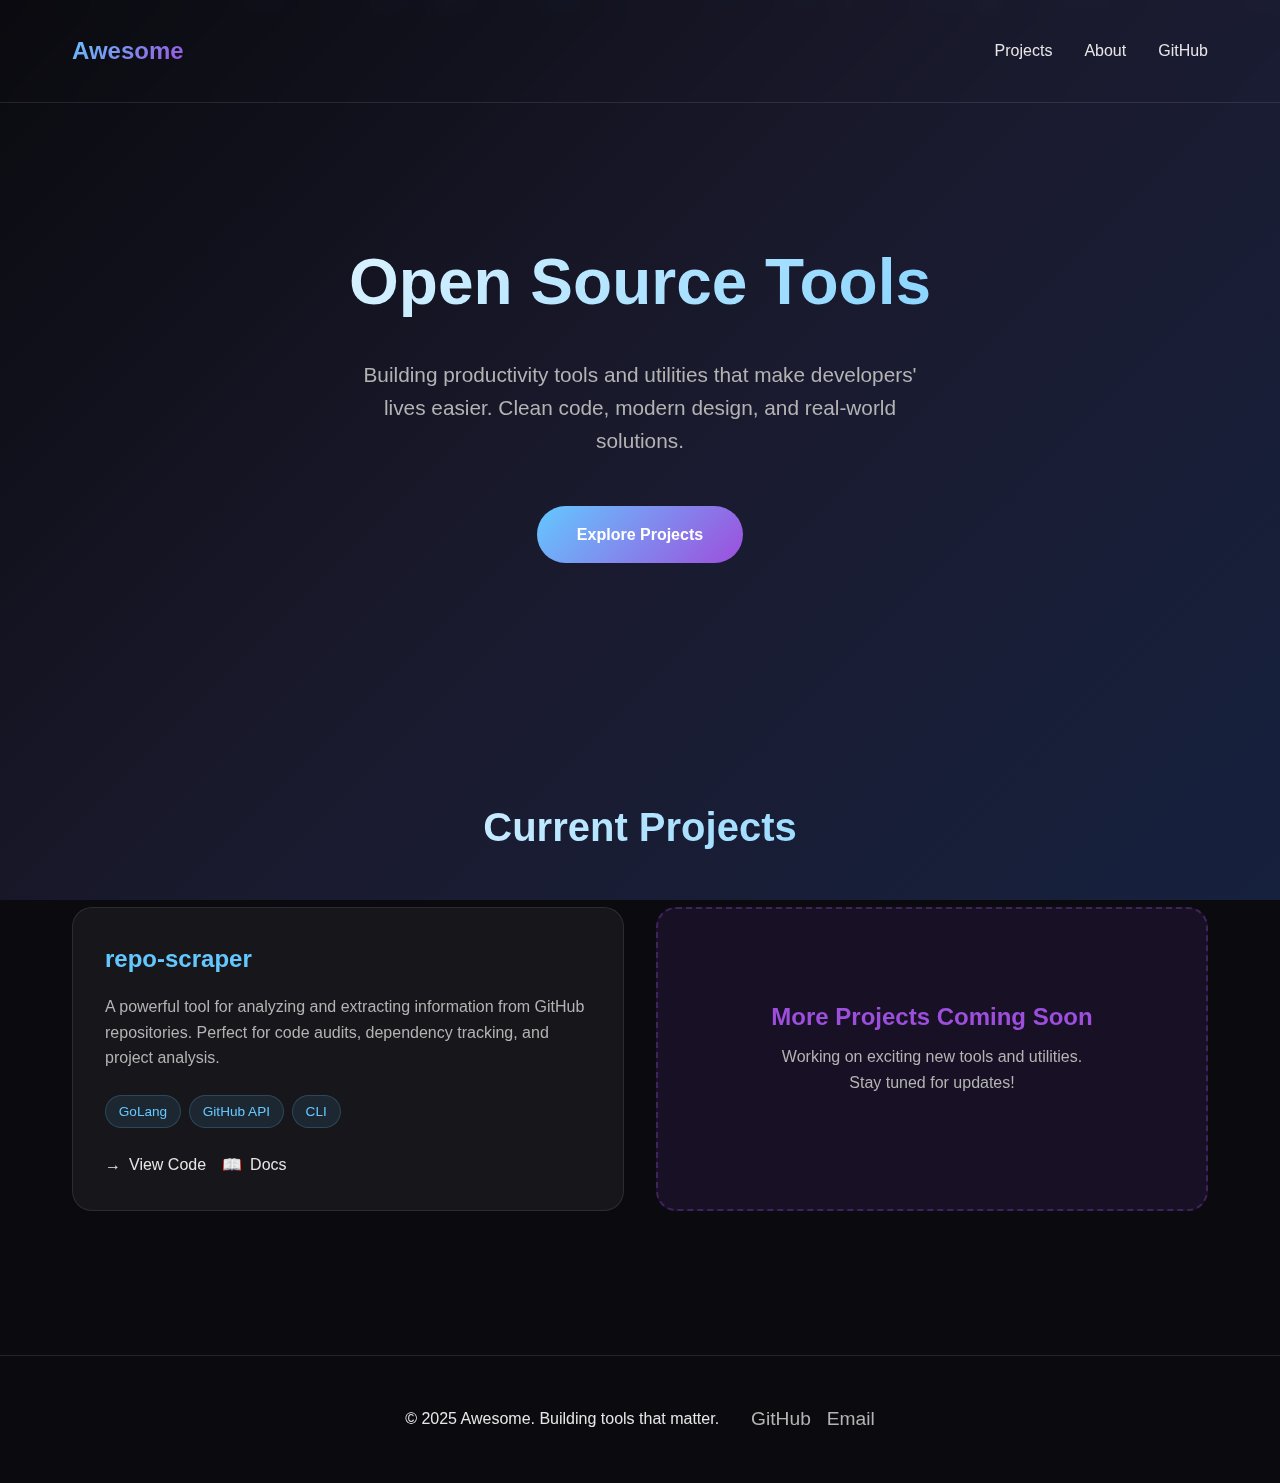
<file: index.html>
<!DOCTYPE html>
<html lang="en">
<head>
    <meta charset="UTF-8">
    <meta name="viewport" content="width=device-width, initial-scale=1.0">
    <title>Awesome - Open Source Tools</title>
    <style>
        * {
            margin: 0;
            padding: 0;
            box-sizing: border-box;
        }

        body {
            font-family: -apple-system, BlinkMacSystemFont, 'Segoe UI', 'Roboto', sans-serif;
            background: #0a0a0f;
            color: #e6e6e6;
            line-height: 1.6;
            overflow-x: hidden;
        }

        .container {
            max-width: 1200px;
            margin: 0 auto;
            padding: 0 2rem;
        }

        /* Animated background gradient */
        .bg-gradient {
            position: fixed;
            top: 0;
            left: 0;
            width: 100%;
            height: 100%;
            background: linear-gradient(135deg, #0a0a0f 0%, #1a1a2e 50%, #16213e 100%);
            z-index: -2;
            animation: gradientShift 15s ease infinite;
        }

        @keyframes gradientShift {
            0%, 100% { background: linear-gradient(135deg, #0a0a0f 0%, #1a1a2e 50%, #16213e 100%); }
            50% { background: linear-gradient(135deg, #16213e 0%, #0a0a0f 50%, #1a1a2e 100%); }
        }

        /* Floating particles */
        .particles {
            position: fixed;
            top: 0;
            left: 0;
            width: 100%;
            height: 100%;
            z-index: -1;
            pointer-events: none;
        }

        .particle {
            position: absolute;
            width: 2px;
            height: 2px;
            background: rgba(100, 200, 255, 0.3);
            border-radius: 50%;
            animation: float 20s infinite linear;
        }

        @keyframes float {
            0% { transform: translateY(100vh) rotate(0deg); opacity: 0; }
            10% { opacity: 1; }
            90% { opacity: 1; }
            100% { transform: translateY(-100vh) rotate(360deg); opacity: 0; }
        }

        /* Header */
        header {
            padding: 2rem 0;
            backdrop-filter: blur(10px);
            border-bottom: 1px solid rgba(255, 255, 255, 0.1);
            position: sticky;
            top: 0;
            z-index: 100;
        }

        nav {
            display: flex;
            justify-content: space-between;
            align-items: center;
        }

        .logo {
            font-size: 1.5rem;
            font-weight: 700;
            background: linear-gradient(135deg, #64c8ff, #9d4edd);
            -webkit-background-clip: text;
            -webkit-text-fill-color: transparent;
            background-clip: text;
        }

        .nav-links {
            display: flex;
            gap: 2rem;
            list-style: none;
        }

        .nav-links a {
            color: #e6e6e6;
            text-decoration: none;
            transition: all 0.3s ease;
            position: relative;
        }

        .nav-links a:hover {
            color: #64c8ff;
        }

        .nav-links a::after {
            content: '';
            position: absolute;
            bottom: -5px;
            left: 0;
            width: 0;
            height: 2px;
            background: linear-gradient(135deg, #64c8ff, #9d4edd);
            transition: width 0.3s ease;
        }

        .nav-links a:hover::after {
            width: 100%;
        }

        /* Hero Section */
        .hero {
            text-align: center;
            padding: 8rem 0;
            position: relative;
        }

        .hero h1 {
            font-size: 4rem;
            font-weight: 800;
            margin-bottom: 1.5rem;
            background: linear-gradient(135deg, #ffffff, #64c8ff);
            -webkit-background-clip: text;
            -webkit-text-fill-color: transparent;
            background-clip: text;
            animation: fadeInUp 1s ease;
        }

        .hero p {
            font-size: 1.3rem;
            color: #b3b3b3;
            margin-bottom: 3rem;
            max-width: 600px;
            margin-left: auto;
            margin-right: auto;
            animation: fadeInUp 1s ease 0.2s both;
        }

        .cta-button {
            display: inline-block;
            padding: 1rem 2.5rem;
            background: linear-gradient(135deg, #64c8ff, #9d4edd);
            color: white;
            text-decoration: none;
            border-radius: 50px;
            font-weight: 600;
            transition: all 0.3s ease;
            position: relative;
            overflow: hidden;
            animation: fadeInUp 1s ease 0.4s both;
        }

        .cta-button::before {
            content: '';
            position: absolute;
            top: 0;
            left: -100%;
            width: 100%;
            height: 100%;
            background: linear-gradient(135deg, #9d4edd, #64c8ff);
            transition: left 0.3s ease;
            z-index: -1;
        }

        .cta-button:hover::before {
            left: 0;
        }

        .cta-button:hover {
            transform: translateY(-2px);
            box-shadow: 0 10px 30px rgba(100, 200, 255, 0.3);
        }

        /* Projects Section */
        .projects {
            padding: 6rem 0;
        }

        .section-title {
            text-align: center;
            font-size: 2.5rem;
            font-weight: 700;
            margin-bottom: 3rem;
            background: linear-gradient(135deg, #ffffff, #64c8ff);
            -webkit-background-clip: text;
            -webkit-text-fill-color: transparent;
            background-clip: text;
        }

        .projects-grid {
            display: grid;
            grid-template-columns: repeat(auto-fit, minmax(350px, 1fr));
            gap: 2rem;
            margin-bottom: 3rem;
        }

        .project-card {
            background: rgba(255, 255, 255, 0.05);
            backdrop-filter: blur(10px);
            border: 1px solid rgba(255, 255, 255, 0.1);
            border-radius: 20px;
            padding: 2rem;
            transition: all 0.3s ease;
            position: relative;
            overflow: hidden;
        }

        .project-card::before {
            content: '';
            position: absolute;
            top: 0;
            left: 0;
            width: 100%;
            height: 2px;
            background: linear-gradient(135deg, #64c8ff, #9d4edd);
            transform: scaleX(0);
            transition: transform 0.3s ease;
        }

        .project-card:hover::before {
            transform: scaleX(1);
        }

        .project-card:hover {
            transform: translateY(-10px);
            box-shadow: 0 20px 40px rgba(0, 0, 0, 0.3);
            border-color: rgba(100, 200, 255, 0.3);
        }

        .project-card h3 {
            font-size: 1.5rem;
            font-weight: 600;
            margin-bottom: 1rem;
            color: #64c8ff;
        }

        .project-card p {
            color: #b3b3b3;
            margin-bottom: 1.5rem;
        }

        .tech-tags {
            display: flex;
            flex-wrap: wrap;
            gap: 0.5rem;
            margin-bottom: 1.5rem;
        }

        .tech-tag {
            background: rgba(100, 200, 255, 0.1);
            color: #64c8ff;
            padding: 0.3rem 0.8rem;
            border-radius: 20px;
            font-size: 0.85rem;
            border: 1px solid rgba(100, 200, 255, 0.2);
        }

        .project-links {
            display: flex;
            gap: 1rem;
        }

        .project-link {
            color: #e6e6e6;
            text-decoration: none;
            font-weight: 500;
            transition: all 0.3s ease;
            display: flex;
            align-items: center;
            gap: 0.5rem;
        }

        .project-link:hover {
            color: #64c8ff;
        }

        /* Coming Soon Card */
        .coming-soon {
            background: rgba(157, 78, 221, 0.1);
            border: 2px dashed rgba(157, 78, 221, 0.3);
            display: flex;
            align-items: center;
            justify-content: center;
            text-align: center;
            min-height: 200px;
        }

        .coming-soon-content h3 {
            color: #9d4edd;
            margin-bottom: 0.5rem;
        }

        .coming-soon-content p {
            color: #b3b3b3;
        }

        /* Footer */
        footer {
            padding: 3rem 0;
            text-align: center;
            border-top: 1px solid rgba(255, 255, 255, 0.1);
            backdrop-filter: blur(10px);
        }

        .footer-content {
            display: flex;
            justify-content: center;
            align-items: center;
            gap: 2rem;
            flex-wrap: wrap;
        }

        .social-links {
            display: flex;
            gap: 1rem;
        }

        .social-link {
            color: #b3b3b3;
            text-decoration: none;
            font-size: 1.2rem;
            transition: all 0.3s ease;
        }

        .social-link:hover {
            color: #64c8ff;
            transform: translateY(-2px);
        }

        /* Animations */
        @keyframes fadeInUp {
            from {
                opacity: 0;
                transform: translateY(30px);
            }
            to {
                opacity: 1;
                transform: translateY(0);
            }
        }

        /* Responsive */
        @media (max-width: 768px) {
            .hero h1 {
                font-size: 2.5rem;
            }
            
            .nav-links {
                display: none;
            }
            
            .projects-grid {
                grid-template-columns: 1fr;
            }
            
            .container {
                padding: 0 1rem;
            }
        }
    </style>
</head>
<body>
    <div class="bg-gradient"></div>
    <div class="particles" id="particles"></div>

    <header>
        <nav class="container">
            <div class="logo">Awesome</div>
            <ul class="nav-links">
                <li><a href="#projects">Projects</a></li>
                <li><a href="#about">About</a></li>
                <li><a href="https://github.com/samnart" target="_blank">GitHub</a></li>
            </ul>
        </nav>
    </header>

    <main>
        <section class="hero">
            <div class="container">
                <h1>Open Source Tools</h1>
                <p>Building productivity tools and utilities that make developers' lives easier. Clean code, modern design, and real-world solutions.</p>
                <a href="#projects" class="cta-button">Explore Projects</a>
            </div>
        </section>

        <section class="projects" id="projects">
            <div class="container">
                <h2 class="section-title">Current Projects</h2>
                <div class="projects-grid">
                    <div class="project-card">
                        <h3>repo-scraper</h3>
                        <p>A powerful tool for analyzing and extracting information from GitHub repositories. Perfect for code audits, dependency tracking, and project analysis.</p>
                        <div class="tech-tags">
                            <span class="tech-tag">GoLang</span>
                            <span class="tech-tag">GitHub API</span>
                            <span class="tech-tag">CLI</span>
                        </div>
                        <div class="project-links">
                            <a href="https://github.com/samnart/repo-scraper" class="project-link" target="_blank">
                                <span>→</span> View Code
                            </a>
                            <a href="#" class="project-link">
                                <span>📖</span> Docs
                            </a>
                        </div>
                    </div>

                    <div class="project-card coming-soon">
                        <div class="coming-soon-content">
                            <h3>More Projects Coming Soon</h3>
                            <p>Working on exciting new tools and utilities.<br>Stay tuned for updates!</p>
                        </div>
                    </div>
                </div>
            </div>
        </section>
    </main>

    <footer id="about">
        <div class="container">
            <div class="footer-content">
                <p>&copy; 2025 Awesome. Building tools that matter.</p>
                <div class="social-links">
                    <a href="https://github.com/samnart" class="social-link" target="_blank">GitHub</a>
                    <a href="mailto:tettey1234567@gmail.com" class="social-link">Email</a>
                </div>
            </div>
        </div>
    </footer>

    <script>
        // Create floating particles
        function createParticles() {
            const particlesContainer = document.getElementById('particles');
            const particleCount = 50;

            for (let i = 0; i < particleCount; i++) {
                const particle = document.createElement('div');
                particle.className = 'particle';
                particle.style.left = Math.random() * 100 + '%';
                particle.style.animationDelay = Math.random() * 20 + 's';
                particle.style.animationDuration = (Math.random() * 10 + 15) + 's';
                particlesContainer.appendChild(particle);
            }
        }

        // Smooth scrolling for navigation links
        document.querySelectorAll('a[href^="#"]').forEach(anchor => {
            anchor.addEventListener('click', function (e) {
                e.preventDefault();
                const target = document.querySelector(this.getAttribute('href'));
                if (target) {
                    target.scrollIntoView({
                        behavior: 'smooth',
                        block: 'start'
                    });
                }
            });
        });

        // Initialize particles when page loads
        window.addEventListener('load', createParticles);

        // Add scroll-triggered animations
        const observerOptions = {
            threshold: 0.1,
            rootMargin: '0px 0px -50px 0px'
        };

        const observer = new IntersectionObserver((entries) => {
            entries.forEach(entry => {
                if (entry.isIntersecting) {
                    entry.target.style.animation = 'fadeInUp 0.8s ease forwards';
                }
            });
        }, observerOptions);

        // Observe project cards
        document.addEventListener('DOMContentLoaded', () => {
            document.querySelectorAll('.project-card').forEach(card => {
                observer.observe(card);
            });
        });
    </script>
</body>
</html>
</file>
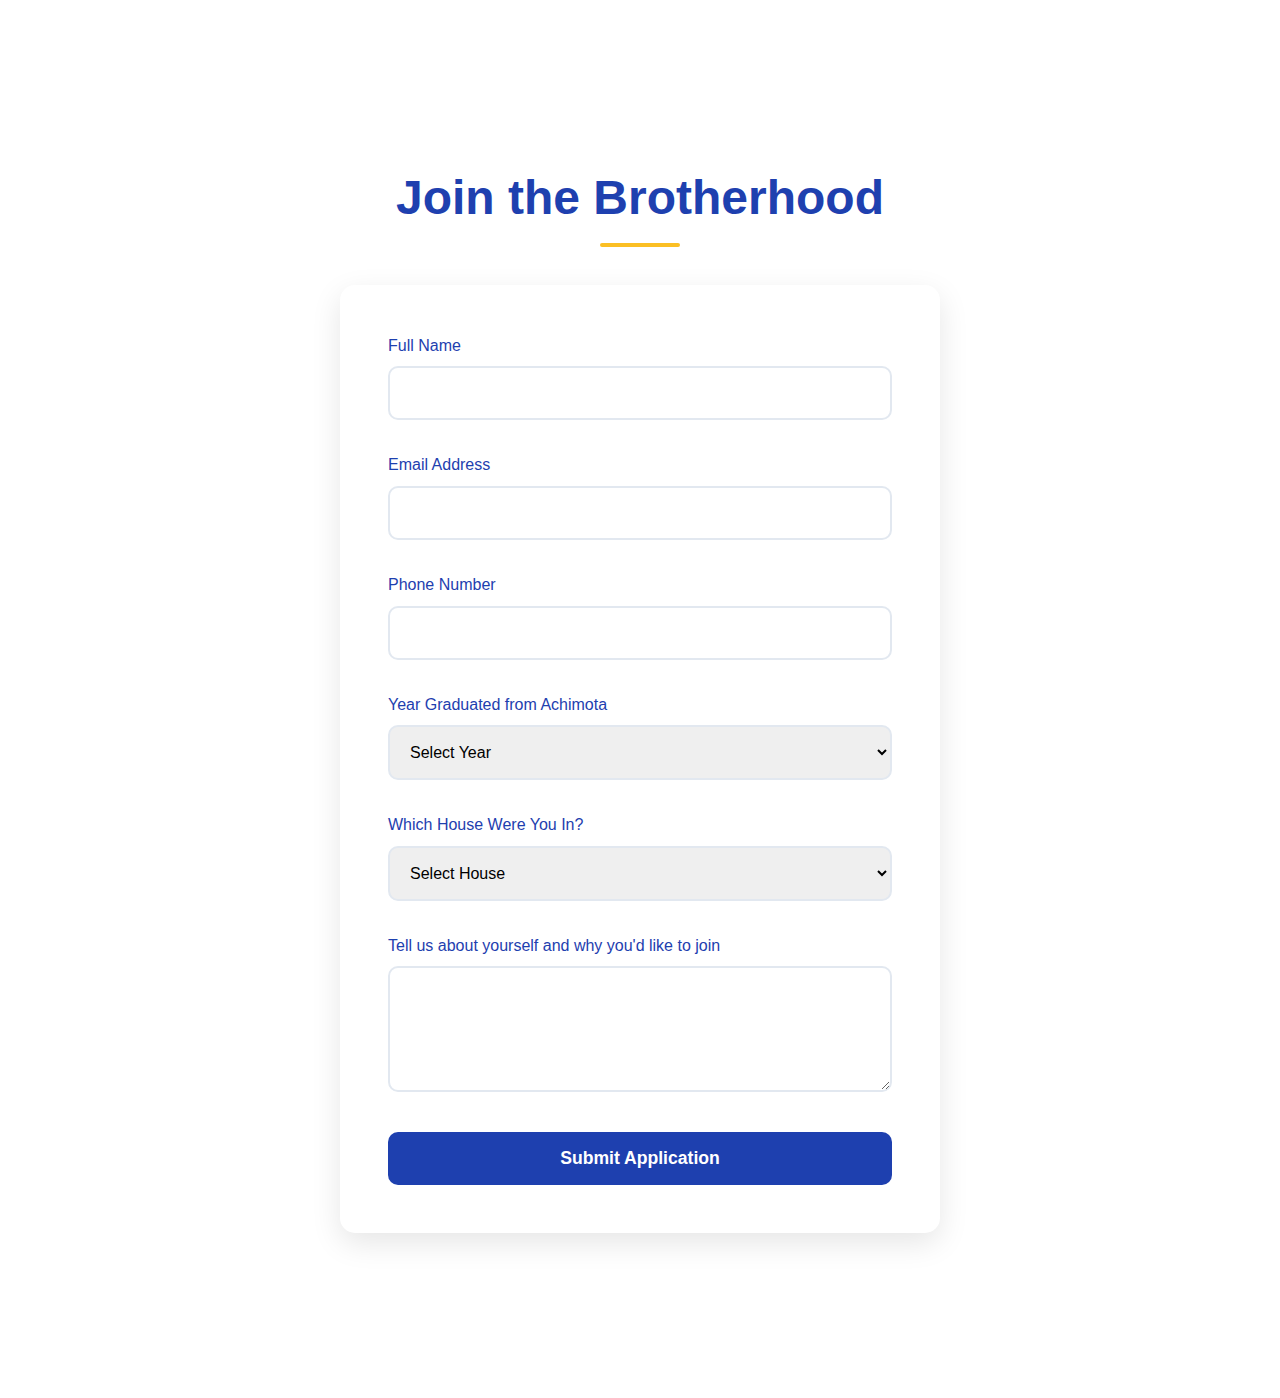
<file: join-us.html>
<!DOCTYPE html>
<html lang="en">
    <head>
        <meta charset="UTF-8" />
        <meta name="viewport" content="width=device-width, initial-scale=1.0" />
        <link rel="stylesheet" href="./style.css">
        <title>Document</title>
    </head>
    <body>
        <!-- Join Us Section -->
        <section id="join" class="section">
            <div class="section">
                <h2 class="section-title">Join the Brotherhood</h2>
                <div class="contact-form">
                    <form id="joinForm">
                        <div class="form-group">
                            <label for="fullName">Full Name</label>
                            <input
                                type="text"
                                id="fullName"
                                name="fullName"
                                required
                            />
                        </div>
                        <div class="form-group">
                            <label for="email">Email Address</label>
                            <input
                                type="email"
                                id="email"
                                name="email"
                                required
                            />
                        </div>
                        <div class="form-group">
                            <label for="phone">Phone Number</label>
                            <input
                                type="tel"
                                id="phone"
                                name="phone"
                                required
                            />
                        </div>
                        <div class="form-group">
                            <label for="yearGraduated"
                                >Year Graduated from Achimota</label
                            >
                            <select
                                id="yearGraduated"
                                name="yearGraduated"
                                required
                            >
                                <option value="">Select Year</option>
                                <option value="2018">2018</option>
                                <option value="other">
                                    Other (Please specify in message)
                                </option>
                            </select>
                        </div>
                        <div class="form-group">
                            <label for="house">Which House Were You In?</label>
                            <select id="house" name="house" required>
                                <option value="">Select House</option>
                                <option value="guggisberg">
                                    Guggisberg House
                                </option>
                                <option value="other">Other House</option>
                            </select>
                        </div>
                        <div class="form-group">
                            <label for="message"
                                >Tell us about yourself and why you'd like to
                                join</label
                            >
                            <textarea
                                id="message"
                                name="message"
                                rows="5"
                                required
                            ></textarea>
                        </div>
                        <button type="submit" class="form-button">
                            Submit Application
                        </button>
                    </form>
                </div>
            </div>
        </section>
        <script src="./script.js"></script>
    </body>
</html>
</file>
<file: style.css>
* {
    margin: 0;
    padding: 0;
    box-sizing: border-box;
}

:root {
    --primary-blue: #1e40af;
    --secondary-blue: #3b82f6;
    --accent-blue: #60a5fa;
    --gold: #fbbf24;
    --white: #ffffff;
    --light-gray: #f8fafc;
    --dark-gray: #334155;
    --success: #10b981;
    --gradient: linear-gradient(135deg, #1e40af, #3b82f6, #60a5fa);
}

body {
    font-family: "Segoe UI", Tahoma, Geneva, Verdana, sans-serif;
    line-height: 1.6;
    color: var(--dark-gray);
    overflow-x: hidden;
}

/* Navigation */
.navbar {
    position: fixed;
    top: 0;
    width: 100%;
    background: rgba(30, 64, 175, 0.95);
    backdrop-filter: blur(10px);
    z-index: 1000;
    padding: 1rem 0;
    transition: all 0.3s ease;
}

.nav-container {
    max-width: 1200px;
    margin: 0 auto;
    display: flex;
    justify-content: space-between;
    align-items: center;
    padding: 0 2rem;
}

.logo {
    font-size: 1.8rem;
    font-weight: bold;
    color: var(--white);
    text-decoration: none;
}

.nav-menu {
    display: flex;
    list-style: none;
    gap: 2rem;
}

.nav-link {
    color: var(--white);
    text-decoration: none;
    font-weight: 500;
    transition: color 0.3s ease;
    cursor: pointer;
}

.nav-link:hover {
    color: var(--gold);
}

/* Dropdown Styles */
.dropdown {
    position: relative;
}

.dropdown-menu {
    position: absolute;
    top: 100%;
    left: 0;
    background: var(--primary-blue);
    box-shadow: 0 10px 30px rgba(0, 0, 0, 0.2);
    border-radius: 10px;
    padding: 1rem 0;
    min-width: 200px;
    opacity: 0;
    visibility: hidden;
    transform: translateY(-10px);
    transition: all 0.3s ease;
    z-index: 1001;
}

.dropdown:hover .dropdown-menu {
    opacity: 1;
    visibility: visible;
    transform: translateY(0);
}

.dropdown-menu li {
    list-style: none;
}

.dropdown-menu .nav-link {
    display: block;
    padding: 0.8rem 1.5rem;
    color: var(--white);
    transition: background 0.3s ease;
    border-radius: 0;
}

.dropdown-menu .nav-link:hover {
    background: rgba(255, 255, 255, 0.1);
    color: var(--gold);
}

.hamburger {
    display: none;
    flex-direction: column;
    cursor: pointer;
}

.hamburger span {
    width: 25px;
    height: 3px;
    background: var(--white);
    margin: 3px 0;
    transition: 0.3s;
}

/* Hero Section */
.hero {
    height: 100vh;
    background: var(--gradient);
    display: flex;
    align-items: center;
    justify-content: center;
    text-align: center;
    color: var(--white);
    position: relative;
    overflow: hidden;
}

.hero::before {
    content: "";
    position: absolute;
    top: 0;
    left: 0;
    right: 0;
    bottom: 0;
    background: url('data:image/svg+xml,<svg xmlns="http://www.w3.org/2000/svg" viewBox="0 0 100 100"><defs><pattern id="grid" width="10" height="10" patternUnits="userSpaceOnUse"><path d="M 10 0 L 0 0 0 10" fill="none" stroke="rgba(255,255,255,0.1)" stroke-width="0.5"/></pattern></defs><rect width="100" height="100" fill="url(%23grid)"/></svg>');
    animation: float 20s ease-in-out infinite;
}

.hero-content {
    position: relative;
    z-index: 2;
    max-width: 800px;
    padding: 0 2rem;
}

.hero h1 {
    font-size: 4rem;
    margin-bottom: 1rem;
    font-weight: 700;
    text-shadow: 2px 2px 4px rgba(0, 0, 0, 0.3);
    animation: slideInUp 1s ease-out;
}

.hero p {
    font-size: 1.5rem;
    margin-bottom: 2rem;
    opacity: 0.95;
    animation: slideInUp 1s ease-out 0.3s both;
}

.cta-button {
    display: inline-block;
    background: var(--gold);
    color: var(--primary-blue);
    padding: 1rem 2rem;
    text-decoration: none;
    border-radius: 50px;
    font-weight: bold;
    font-size: 1.1rem;
    transition: all 0.3s ease;
    animation: slideInUp 1s ease-out 0.6s both;
    box-shadow: 0 10px 30px rgba(251, 191, 36, 0.3);
}

.cta-button:hover {
    transform: translateY(-3px);
    box-shadow: 0 15px 40px rgba(251, 191, 36, 0.4);
}

/* Sections */
.section {
    padding: 5rem 0;
    max-width: 1200px;
    margin: 0 auto;
    padding-left: 2rem;
    padding-right: 2rem;
}

.section-title {
    text-align: center;
    font-size: 3rem;
    margin-bottom: 3rem;
    color: var(--primary-blue);
    position: relative;
}

.section-title::after {
    content: "";
    position: absolute;
    bottom: -10px;
    left: 50%;
    transform: translateX(-50%);
    width: 80px;
    height: 4px;
    background: var(--gold);
    border-radius: 2px;
}

/* About Section */
.about-grid {
    display: grid;
    grid-template-columns: repeat(auto-fit, minmax(300px, 1fr));
    gap: 3rem;
    margin-top: 3rem;
}

.about-card {
    background: var(--white);
    padding: 2rem;
    border-radius: 15px;
    box-shadow: 0 10px 30px rgba(0, 0, 0, 0.1);
    text-align: center;
    transition: transform 0.3s ease;
}

.about-card:hover {
    transform: translateY(-10px);
}

.about-card i {
    font-size: 3rem;
    color: var(--secondary-blue);
    margin-bottom: 1rem;
}

.about-card h3 {
    font-size: 1.5rem;
    margin-bottom: 1rem;
    color: var(--primary-blue);
}

/* Stats Section */
.stats {
    background: var(--light-gray);
    padding: 5rem 0;
}

.stats-grid {
    display: grid;
    grid-template-columns: repeat(auto-fit, minmax(200px, 1fr));
    gap: 2rem;
    text-align: center;
}

.stat-item {
    background: var(--white);
    padding: 2rem;
    border-radius: 15px;
    box-shadow: 0 5px 20px rgba(0, 0, 0, 0.1);
}

.stat-number {
    font-size: 3rem;
    font-weight: bold;
    color: var(--primary-blue);
}

.stat-label {
    font-size: 1.1rem;
    color: var(--dark-gray);
    margin-top: 0.5rem;
}

/* Members Section */
.members-grid {
    display: grid;
    grid-template-columns: repeat(auto-fit, minmax(250px, 1fr));
    gap: 2rem;
    margin-top: 3rem;
}

.member-card {
    background: var(--white);
    border-radius: 15px;
    overflow: hidden;
    box-shadow: 0 10px 30px rgba(0, 0, 0, 0.1);
    transition: transform 0.3s ease;
}

.member-card:hover {
    transform: translateY(-5px);
}

.member-avatar {
    width: 100%;
    height: 200px;
    background: var(--gradient);
    display: flex;
    align-items: center;
    justify-content: center;
    font-size: 4rem;
    color: var(--white);
}

.member-info {
    padding: 1.5rem;
    text-align: center;
}

.member-name {
    font-size: 1.3rem;
    font-weight: bold;
    color: var(--primary-blue);
    margin-bottom: 0.5rem;
}

.member-role {
    color: var(--dark-gray);
    font-size: 0.9rem;
}

/* Achievements Section */
.achievements {
    background: var(--light-gray);
}

.achievement-list {
    display: grid;
    grid-template-columns: repeat(auto-fit, minmax(300px, 1fr));
    gap: 2rem;
    margin-top: 3rem;
}

.achievement-item {
    background: var(--white);
    padding: 2rem;
    border-radius: 15px;
    box-shadow: 0 10px 30px rgba(0, 0, 0, 0.1);
    border-left: 5px solid var(--gold);
}

.achievement-year {
    font-size: 1.1rem;
    color: var(--secondary-blue);
    font-weight: bold;
}

.achievement-title {
    font-size: 1.3rem;
    color: var(--primary-blue);
    margin: 0.5rem 0;
}

.achievement-desc {
    color: var(--dark-gray);
}

/* Contact Section */
.contact-form {
    max-width: 600px;
    margin: 0 auto;
    background: var(--white);
    padding: 3rem;
    border-radius: 15px;
    box-shadow: 0 10px 30px rgba(0, 0, 0, 0.1);
}

.form-group {
    margin-bottom: 2rem;
}

.form-group label {
    display: block;
    margin-bottom: 0.5rem;
    color: var(--primary-blue);
    font-weight: 500;
}

.form-group input,
.form-group textarea,
.form-group select {
    width: 100%;
    padding: 1rem;
    border: 2px solid #e2e8f0;
    border-radius: 10px;
    font-size: 1rem;
    transition: border-color 0.3s ease;
}

.form-group input:focus,
.form-group textarea:focus,
.form-group select:focus {
    outline: none;
    border-color: var(--secondary-blue);
}

.form-button {
    background: var(--primary-blue);
    color: var(--white);
    padding: 1rem 2rem;
    border: none;
    border-radius: 10px;
    font-size: 1.1rem;
    font-weight: bold;
    cursor: pointer;
    transition: background 0.3s ease;
    width: 100%;
}

.form-button:hover {
    background: var(--secondary-blue);
}

/* Footer */
.footer {
    background: var(--primary-blue);
    color: var(--white);
    text-align: center;
    padding: 3rem 0;
}

.footer-content {
    max-width: 1200px;
    margin: 0 auto;
    padding: 0 2rem;
}

.social-links {
    margin: 2rem 0;
}

.social-links a {
    color: var(--white);
    font-size: 1.5rem;
    margin: 0 1rem;
    transition: color 0.3s ease;
}

.social-links a:hover {
    color: var(--gold);
}

/* Animations */
@keyframes slideInUp {
    from {
        opacity: 0;
        transform: translateY(50px);
    }
    to {
        opacity: 1;
        transform: translateY(0);
    }
}

@keyframes float {
    0%,
    100% {
        transform: translateY(0px);
    }
    50% {
        transform: translateY(-20px);
    }
}

/* Responsive Design */
@media (max-width: 768px) {
    .hamburger {
        display: flex;
    }

    .nav-menu {
        position: fixed;
        left: -100%;
        top: 70px;
        flex-direction: column;
        background-color: var(--primary-blue);
        width: 100%;
        text-align: center;
        transition: 0.3s;
        padding: 2rem 0;
    }

    .nav-menu.active {
        left: 0;
    }

    .dropdown-menu {
        position: static;
        opacity: 1;
        visibility: visible;
        transform: none;
        box-shadow: none;
        background: rgba(30, 64, 175, 0.9);
        border-radius: 0;
        padding: 0;
        margin-left: 1rem;
    }

    .dropdown-menu .nav-link {
        padding: 0.5rem 1rem;
        font-size: 0.9rem;
    }

    .hero h1 {
        font-size: 2.5rem;
    }

    .hero p {
        font-size: 1.2rem;
    }

    .section-title {
        font-size: 2rem;
    }

    .about-grid,
    .members-grid {
        grid-template-columns: 1fr;
    }
}

/* Hidden sections initially */
/* .section {
    display: none;
} */

.section.active {
    display: block;
}

#home {
    display: block;
}

/* Notification */
.notification {
    position: fixed;
    top: 100px;
    right: 20px;
    background: var(--success);
    color: var(--white);
    padding: 1rem 2rem;
    border-radius: 10px;
    box-shadow: 0 10px 30px rgba(0, 0, 0, 0.2);
    transform: translateX(400px);
    transition: transform 0.3s ease;
    z-index: 1001;
}

.notification.show {
    transform: translateX(0);
}
</file>
